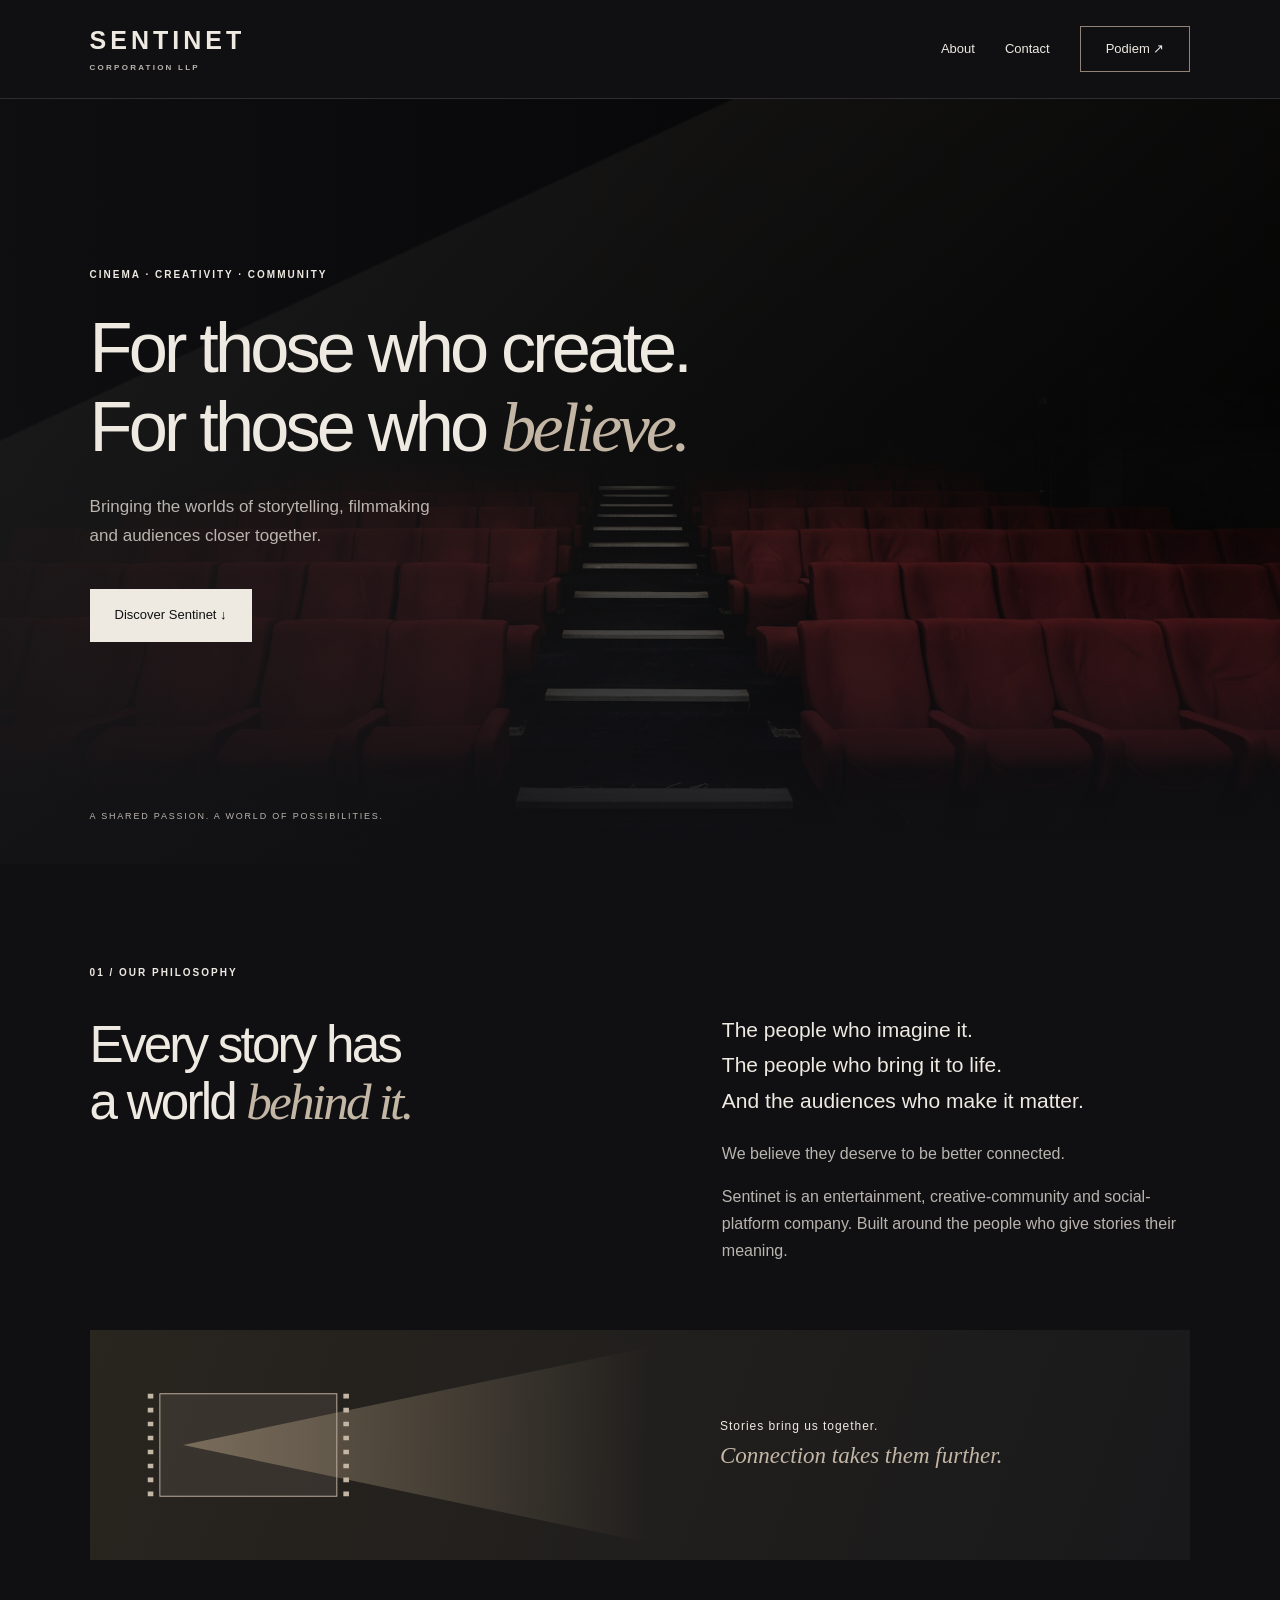
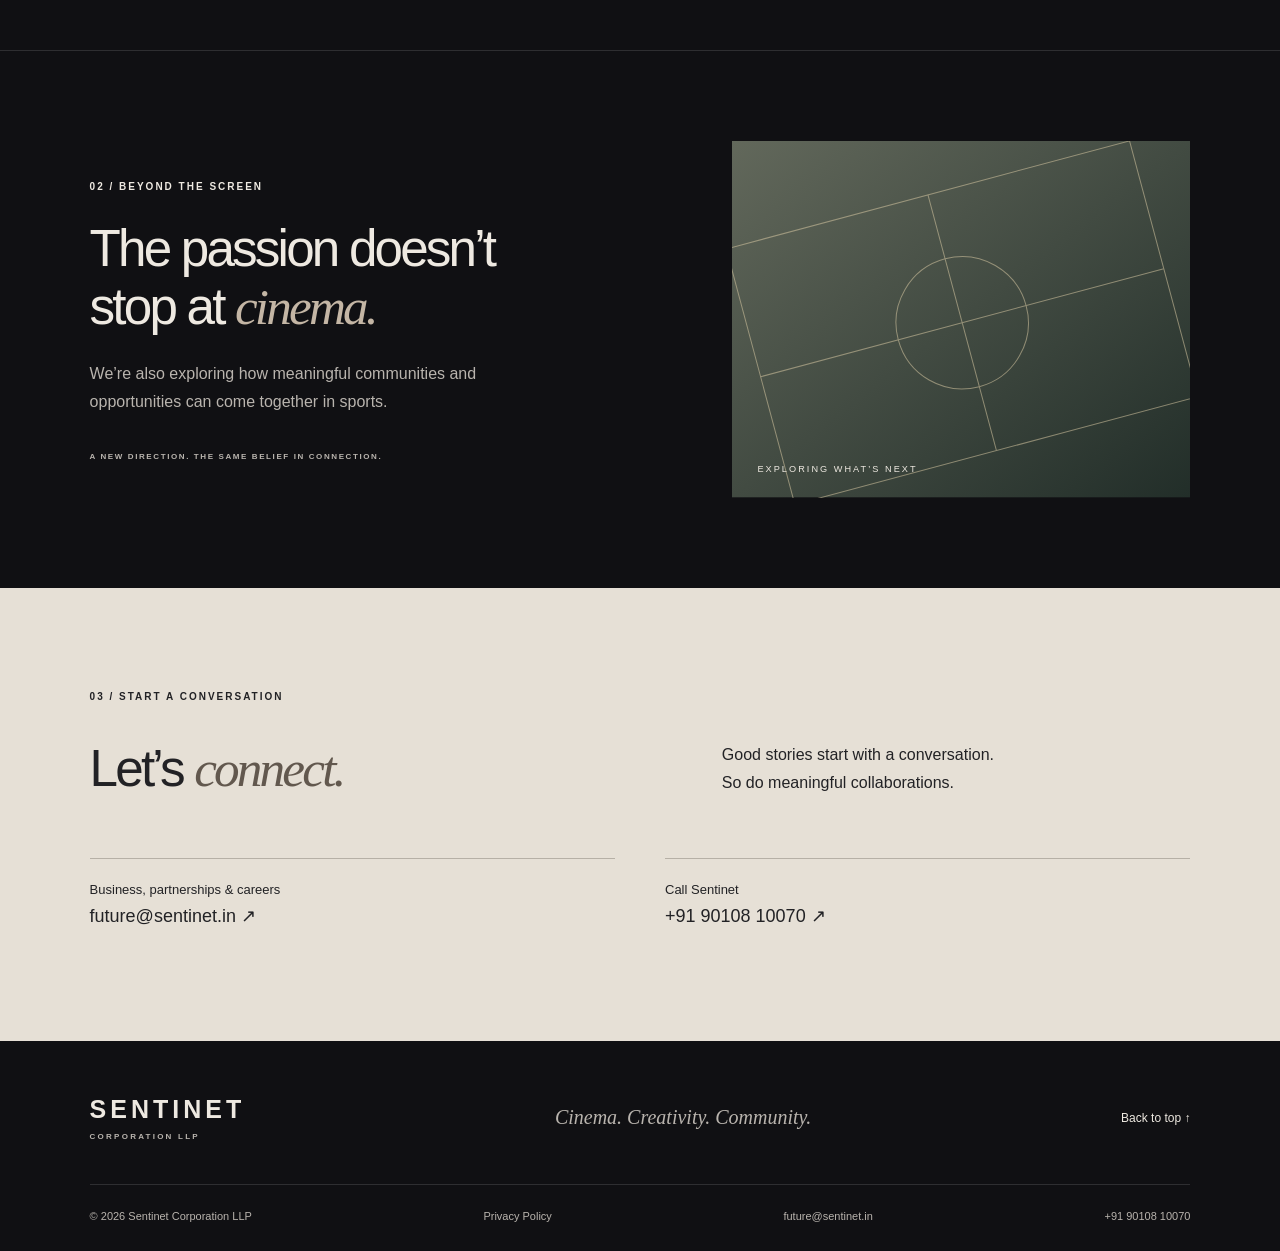
<file: index.html>
<!doctype html><html lang="en"><head><meta charset="utf-8"><meta name="viewport" content="width=device-width,initial-scale=1"><title>Sentinet, Cinema. Creativity. Community.</title><meta name="description" content="Sentinet Corporation LLP brings storytelling, filmmaking and audiences closer together."><link rel="stylesheet" href="styles.css"><script defer src="site.js"></script></head><body id="top"><a class="skip" href="#main">Skip to content</a><header><a class="brand" href="#top">SENTINET<small>CORPORATION LLP</small></a><nav aria-label="Main navigation"><a href="#about">About</a><a href="#contact">Contact</a><a id="podiem" href="podiem/index.html">Podiem ↗</a></nav></header><main id="main"><section class="hero"><div class="light" aria-hidden="true"></div><div class="hero-content"><p class="eyebrow">CINEMA · CREATIVITY · COMMUNITY</p><h1>For those who create.<br>For those who <em>believe.</em></h1><p class="intro">Bringing the worlds of storytelling, filmmaking<br>and audiences closer together.</p><a class="button" href="#about">Discover Sentinet ↓</a></div><div class="seats" aria-hidden="true"></div><p class="hero-caption">A SHARED PASSION. A WORLD OF POSSIBILITIES.</p></section><section id="about"><p class="eyebrow">01 / OUR PHILOSOPHY</p><div class="columns"><h2>Every story has<br>a world <em>behind it.</em></h2><div><p class="lead">The people who imagine it.<br>The people who bring it to life.<br>And the audiences who make it matter.</p><p class="muted">We believe they deserve to be better connected.</p><p class="muted">Sentinet is an entertainment, creative-community and social-platform company. Built around the people who give stories their meaning.</p></div></div><div class="art-panel"><svg viewBox="0 0 650 230" role="img" aria-label="Original cinematic artwork of light through a film frame"><defs><linearGradient id="beam"><stop stop-color="#e0c6a0" stop-opacity=".4"/><stop offset="1" stop-color="#e0c6a0" stop-opacity="0"/></linearGradient></defs><path d="M100 115 600 10V220Z" fill="url(#beam)"/><rect x="75" y="60" width="190" height="110" fill="#aaa08b22" stroke="#c4b6a5"/><path d="M65 60V170M275 60V170" stroke="#c4b6a5" stroke-width="6" stroke-dasharray="5 10"/></svg><p>Stories bring us together.<br><em>Connection takes them further.</em></p></div></section><section id="direction" class="direction"><div><p class="eyebrow">02 / BEYOND THE SCREEN</p><h2>The passion doesn’t<br>stop at <em>cinema.</em></h2><p class="muted">We’re also exploring how meaningful communities and opportunities can come together in sports.</p><p class="eyebrow quiet">A NEW DIRECTION. THE SAME BELIEF IN CONNECTION.</p></div><svg class="court" viewBox="0 0 450 350" role="img" aria-label="Original abstract illustration of a sports court"><defs><linearGradient id="ground" x2="1" y2="1"><stop stop-color="#62685b"/><stop offset="1" stop-color="#222e29"/></linearGradient></defs><rect width="450" height="350" fill="url(#ground)"/><g transform="translate(20,50) rotate(-15 200 125)" stroke="#d6c7a2" opacity=".55" fill="none"><rect x="0" y="0" width="410" height="260"/><path d="M205 0V260M0 130H410"/><circle cx="205" cy="130" r="65"/></g><text x="25" y="325" fill="#eee9e1" font-size="9" font-family="Arial" letter-spacing="2">EXPLORING WHAT’S NEXT</text></svg></section><section id="contact" class="contact"><p class="eyebrow">03 / START A CONVERSATION</p><div class="columns"><h2>Let’s <em>connect.</em></h2><p>Good stories start with a conversation.<br>So do meaningful collaborations.</p></div><div class="contact-grid"><a href="mailto:future@sentinet.in">Business, partnerships & careers<br><strong>future@sentinet.in ↗</strong></a><a href="tel:+919010810070">Call Sentinet<br><strong>+91 90108 10070 ↗</strong></a></div></section></main><footer><div class="footer-top"><a class="brand" href="#top">SENTINET<small>CORPORATION LLP</small></a><p>Cinema. Creativity. Community.</p><a href="#top">Back to top ↑</a></div><div class="footer-bottom"><span>© <span id="year">2026</span> Sentinet Corporation LLP</span><a href="privacy.html">Privacy Policy</a><a href="mailto:future@sentinet.in">future@sentinet.in</a><a href="tel:+919010810070">+91 90108 10070</a></div></footer></body></html>
</file>
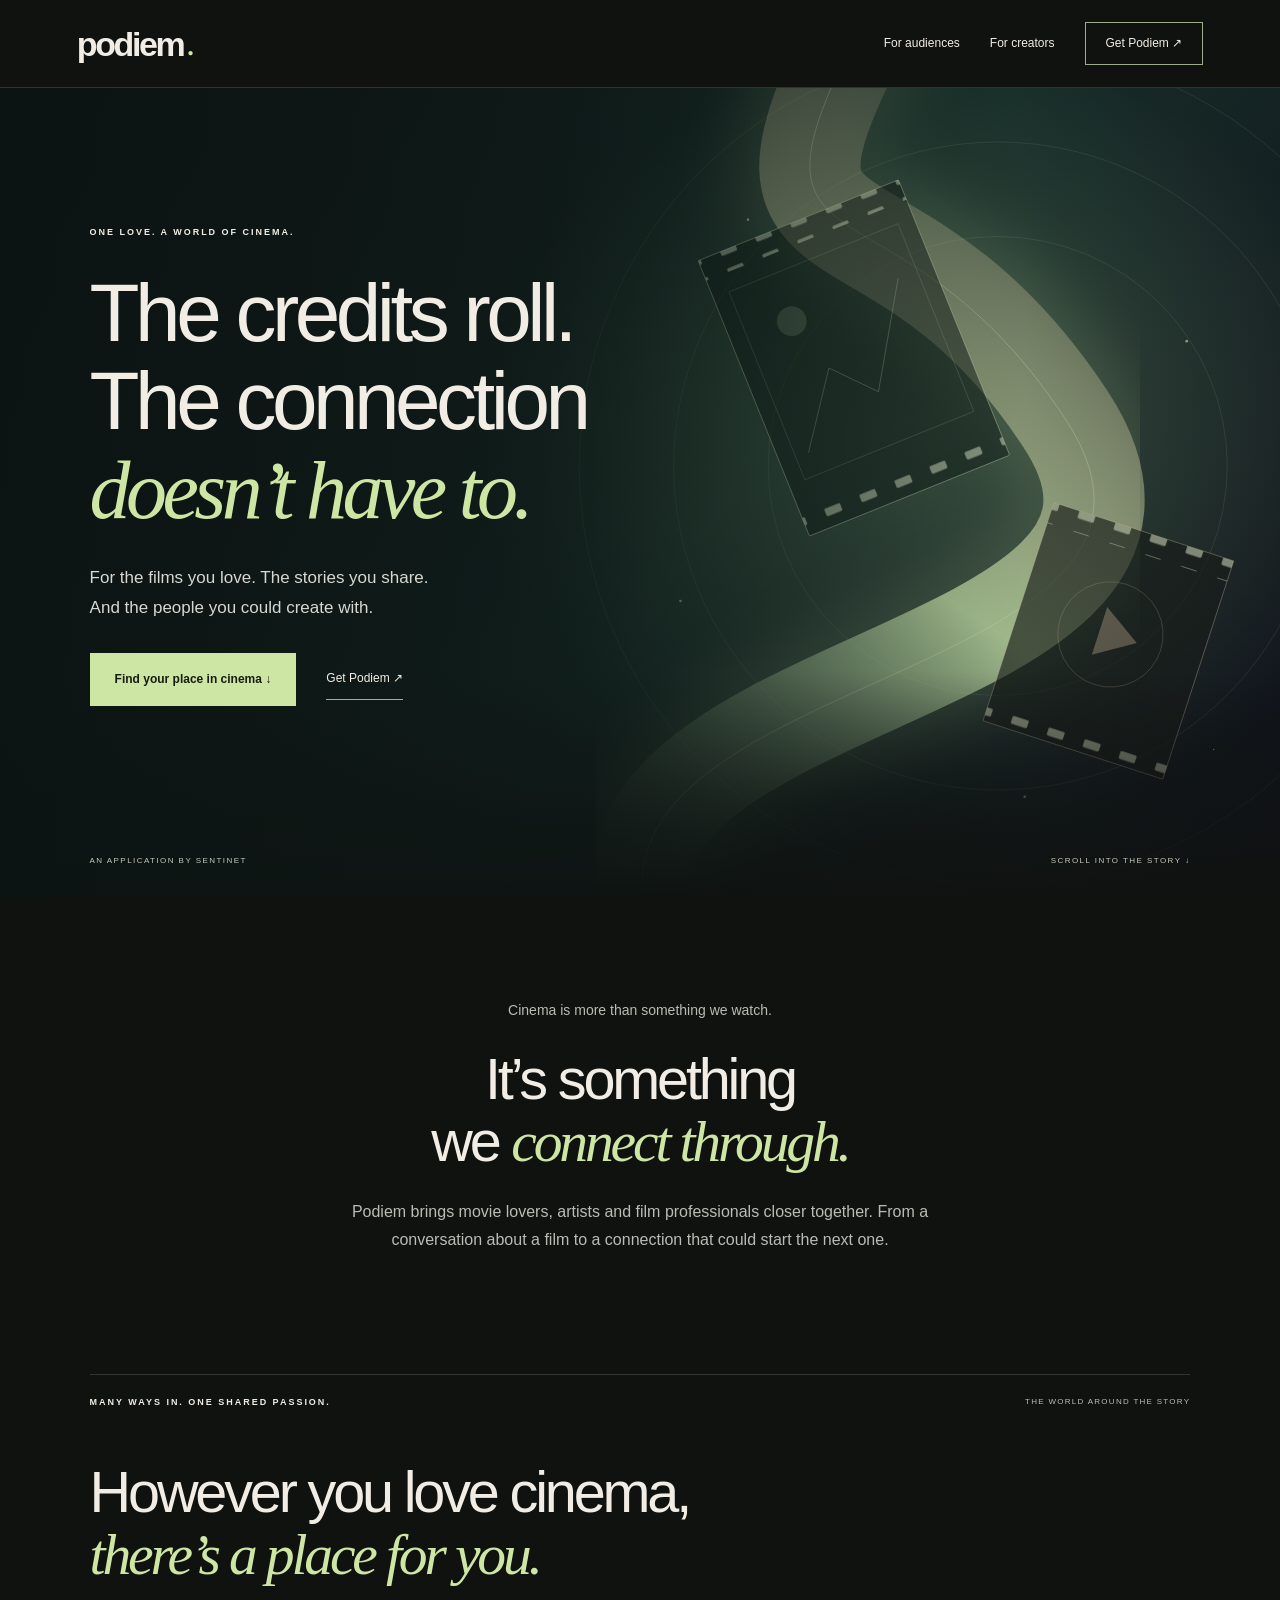
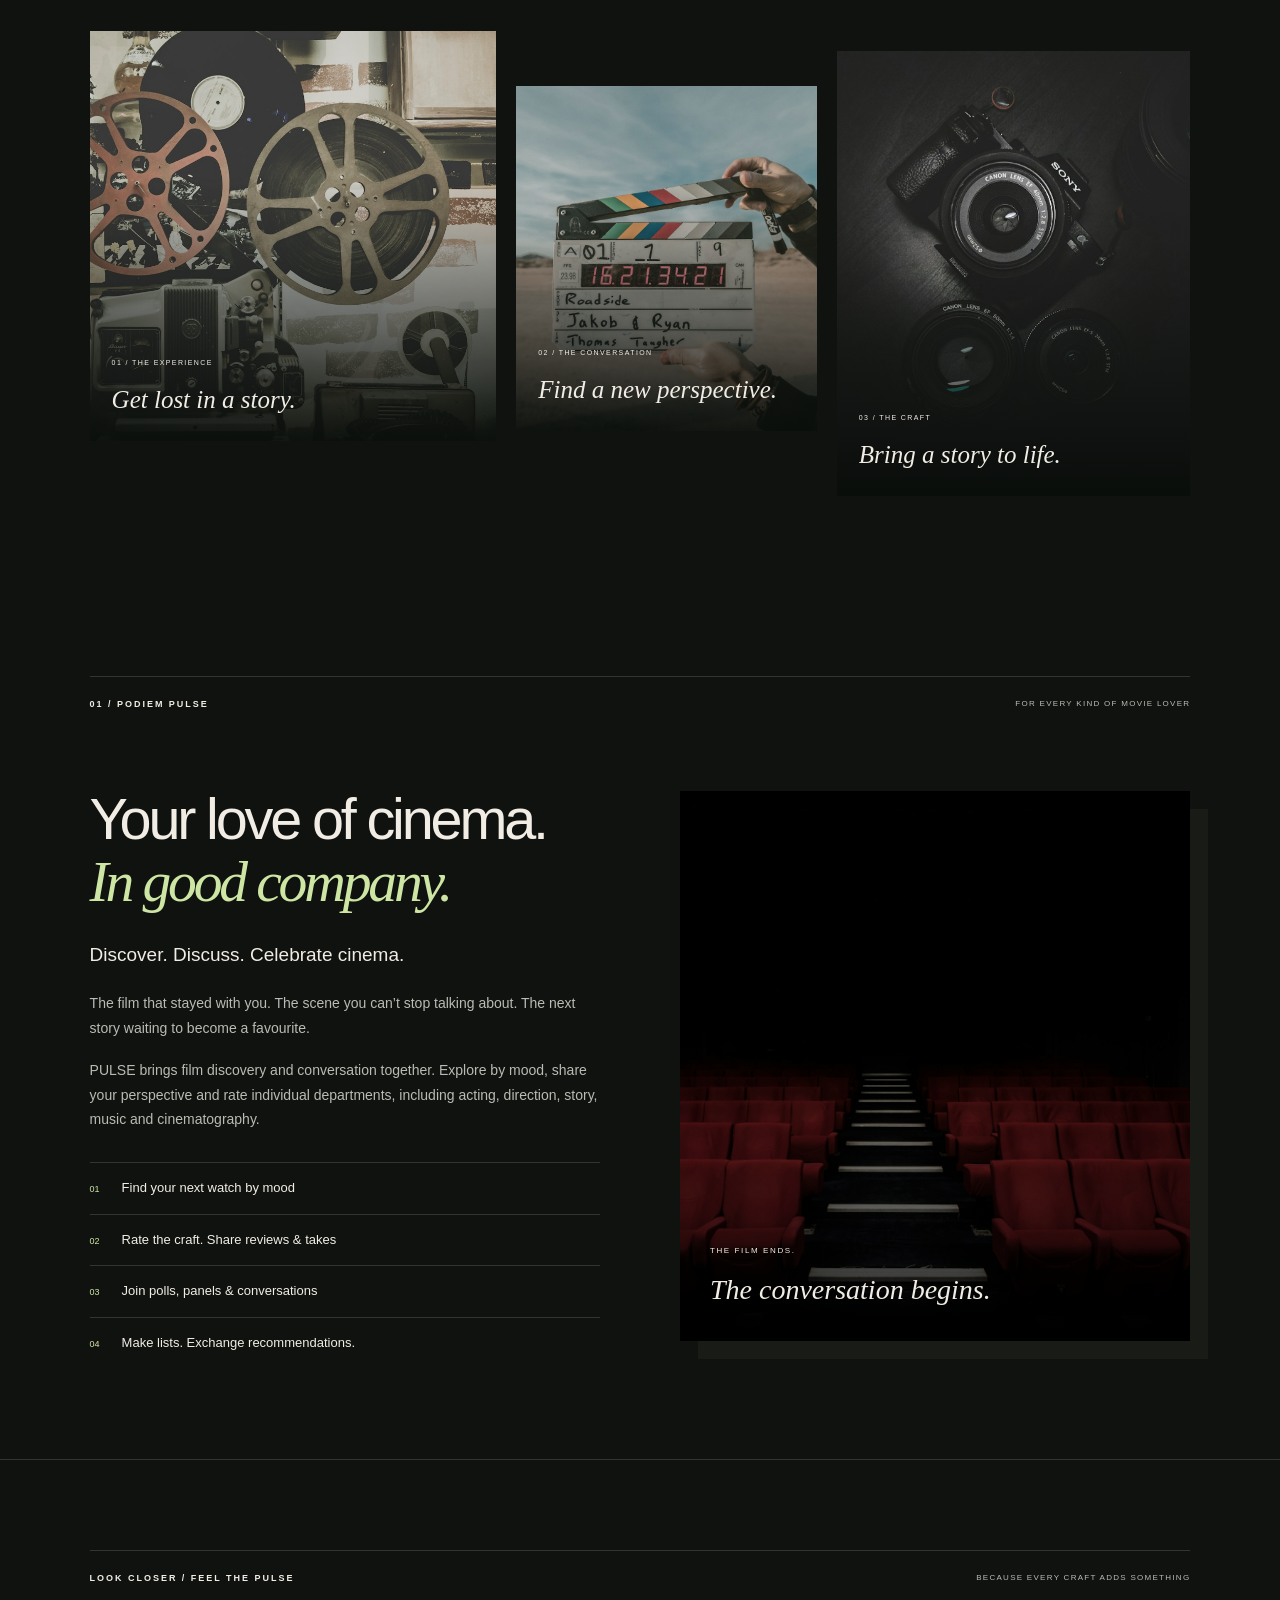
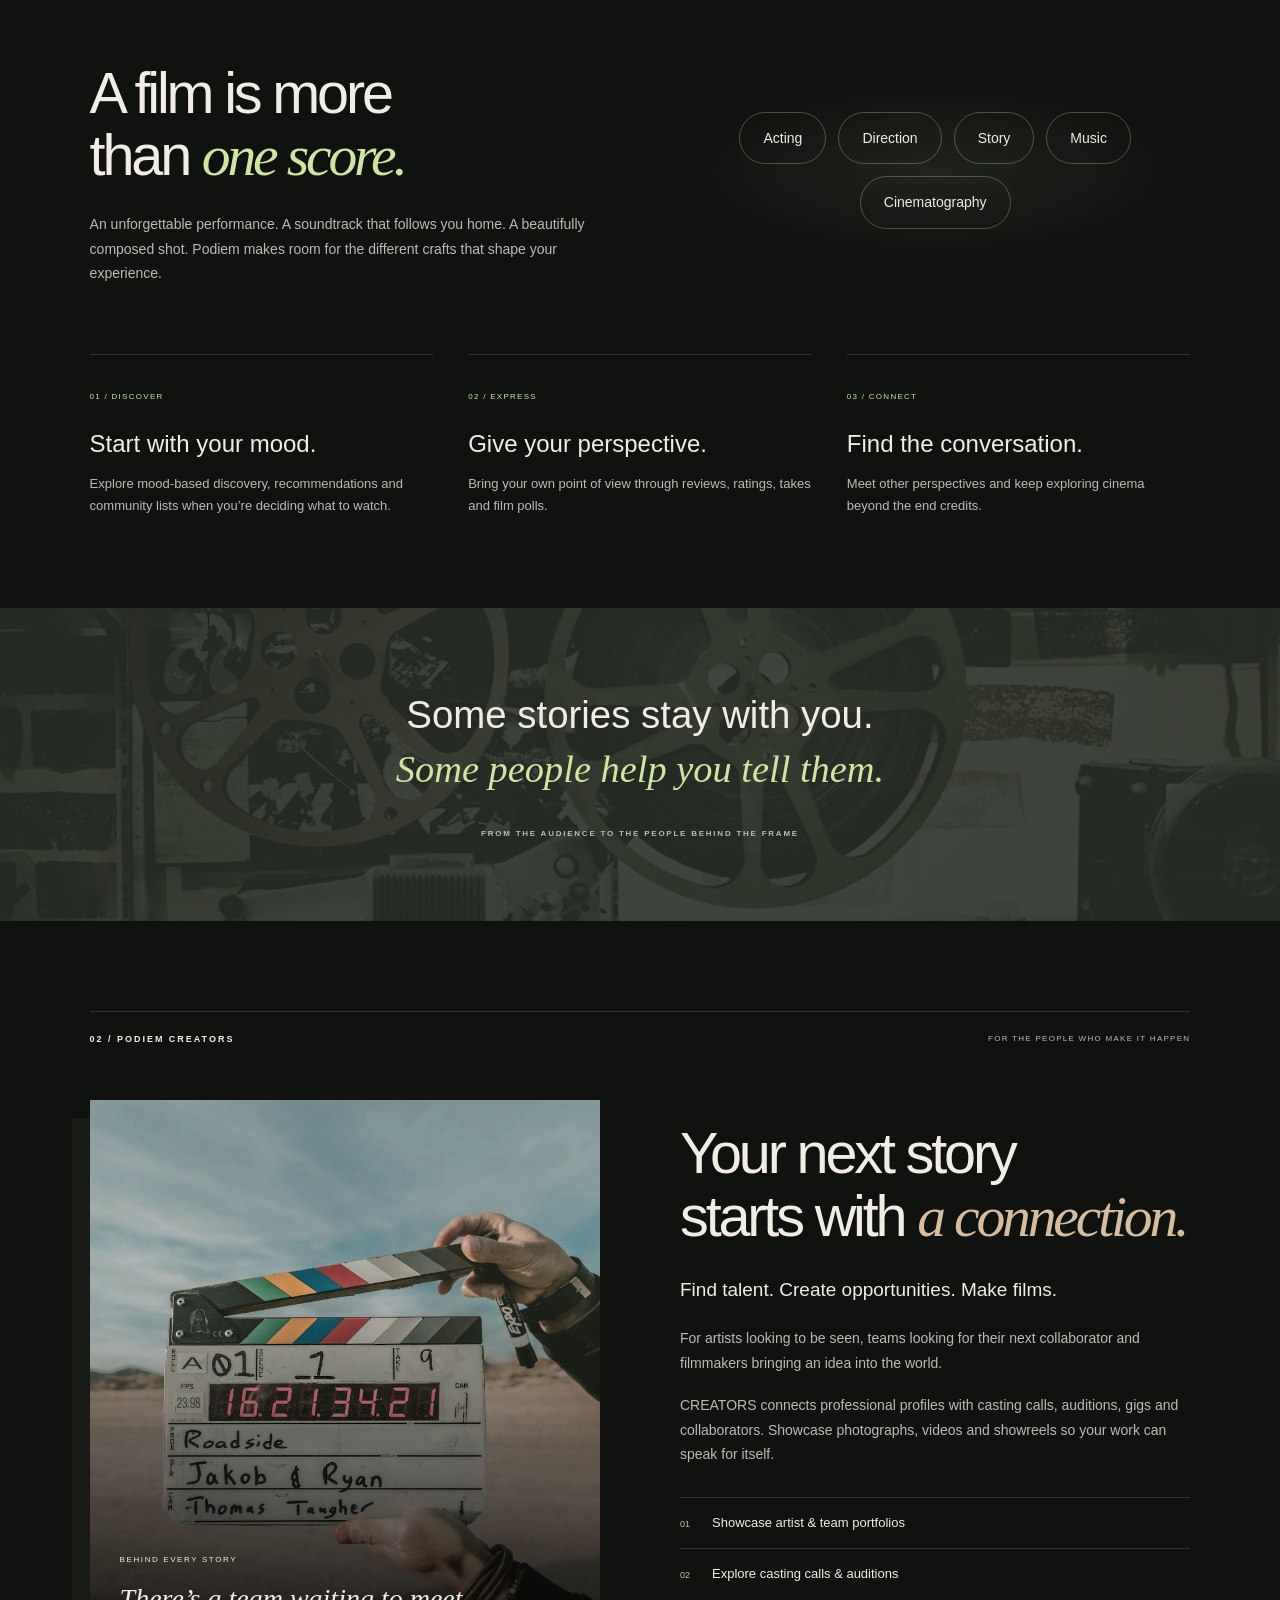
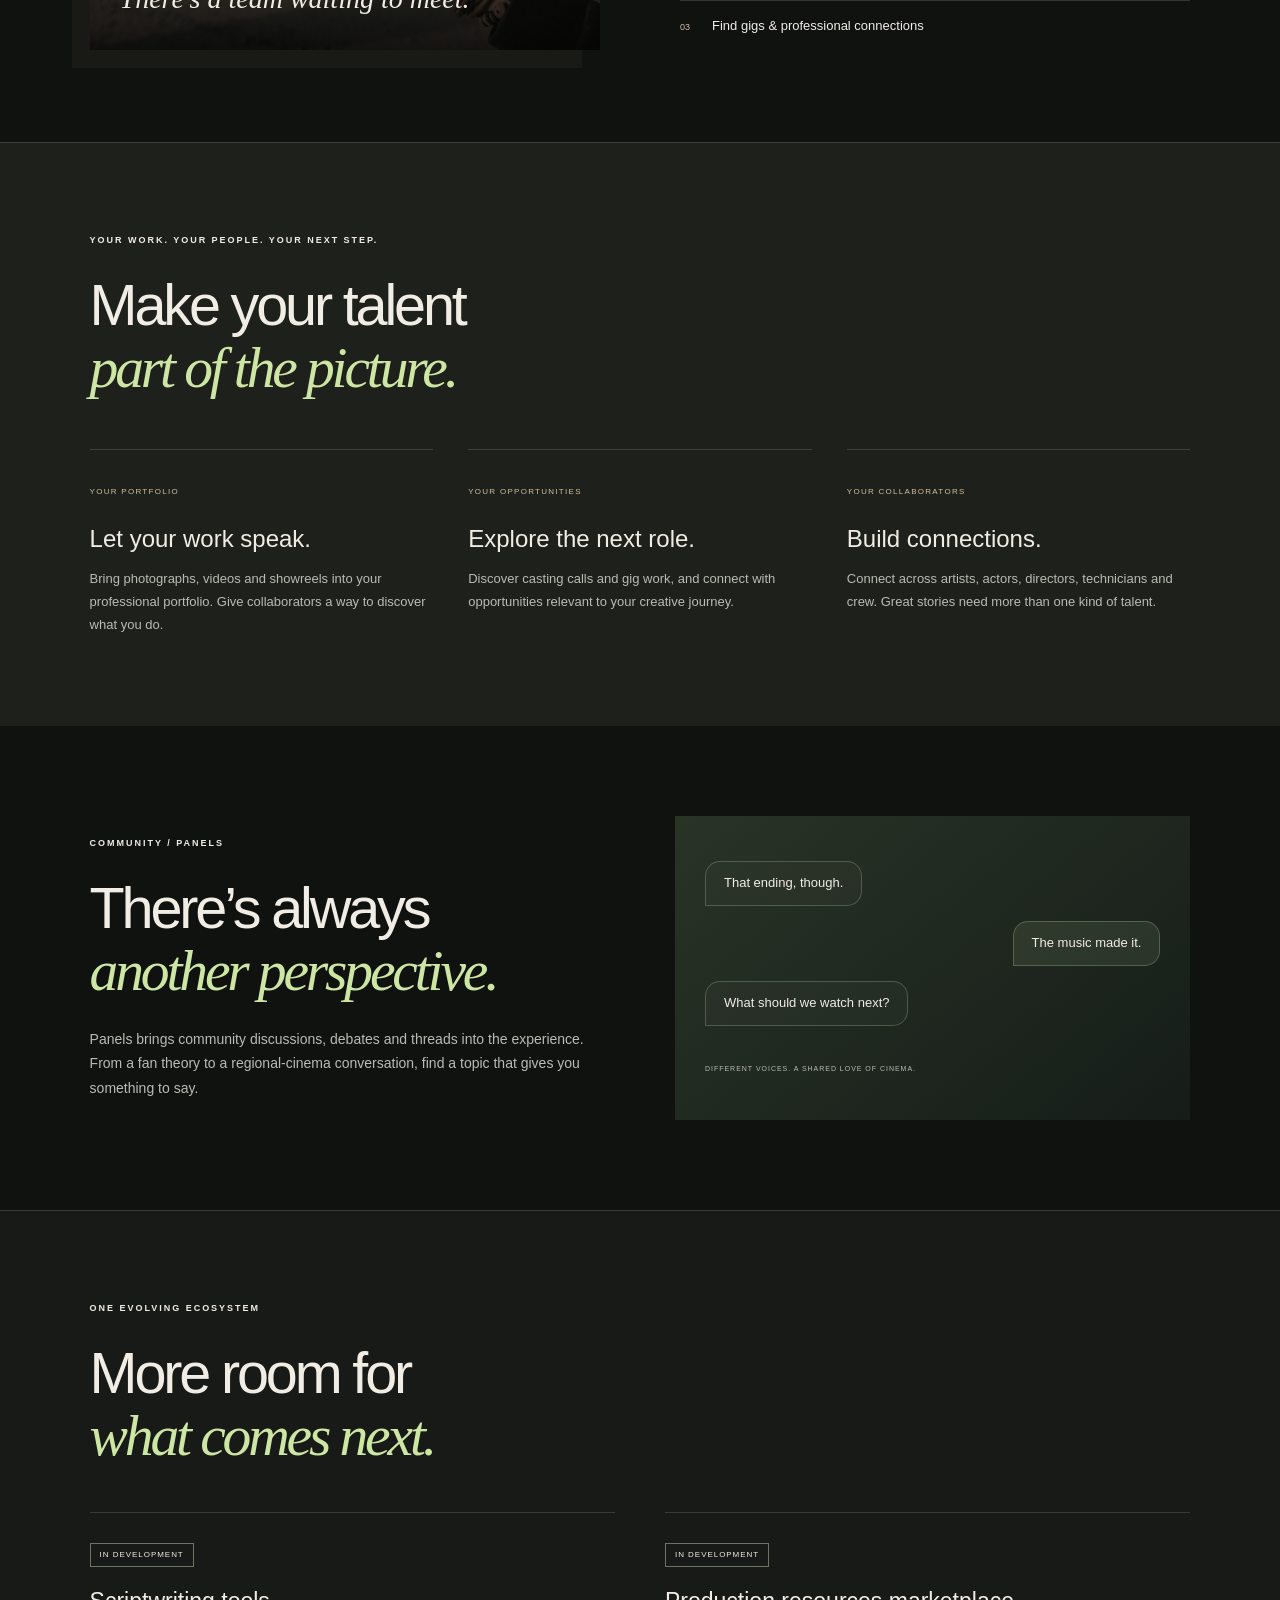
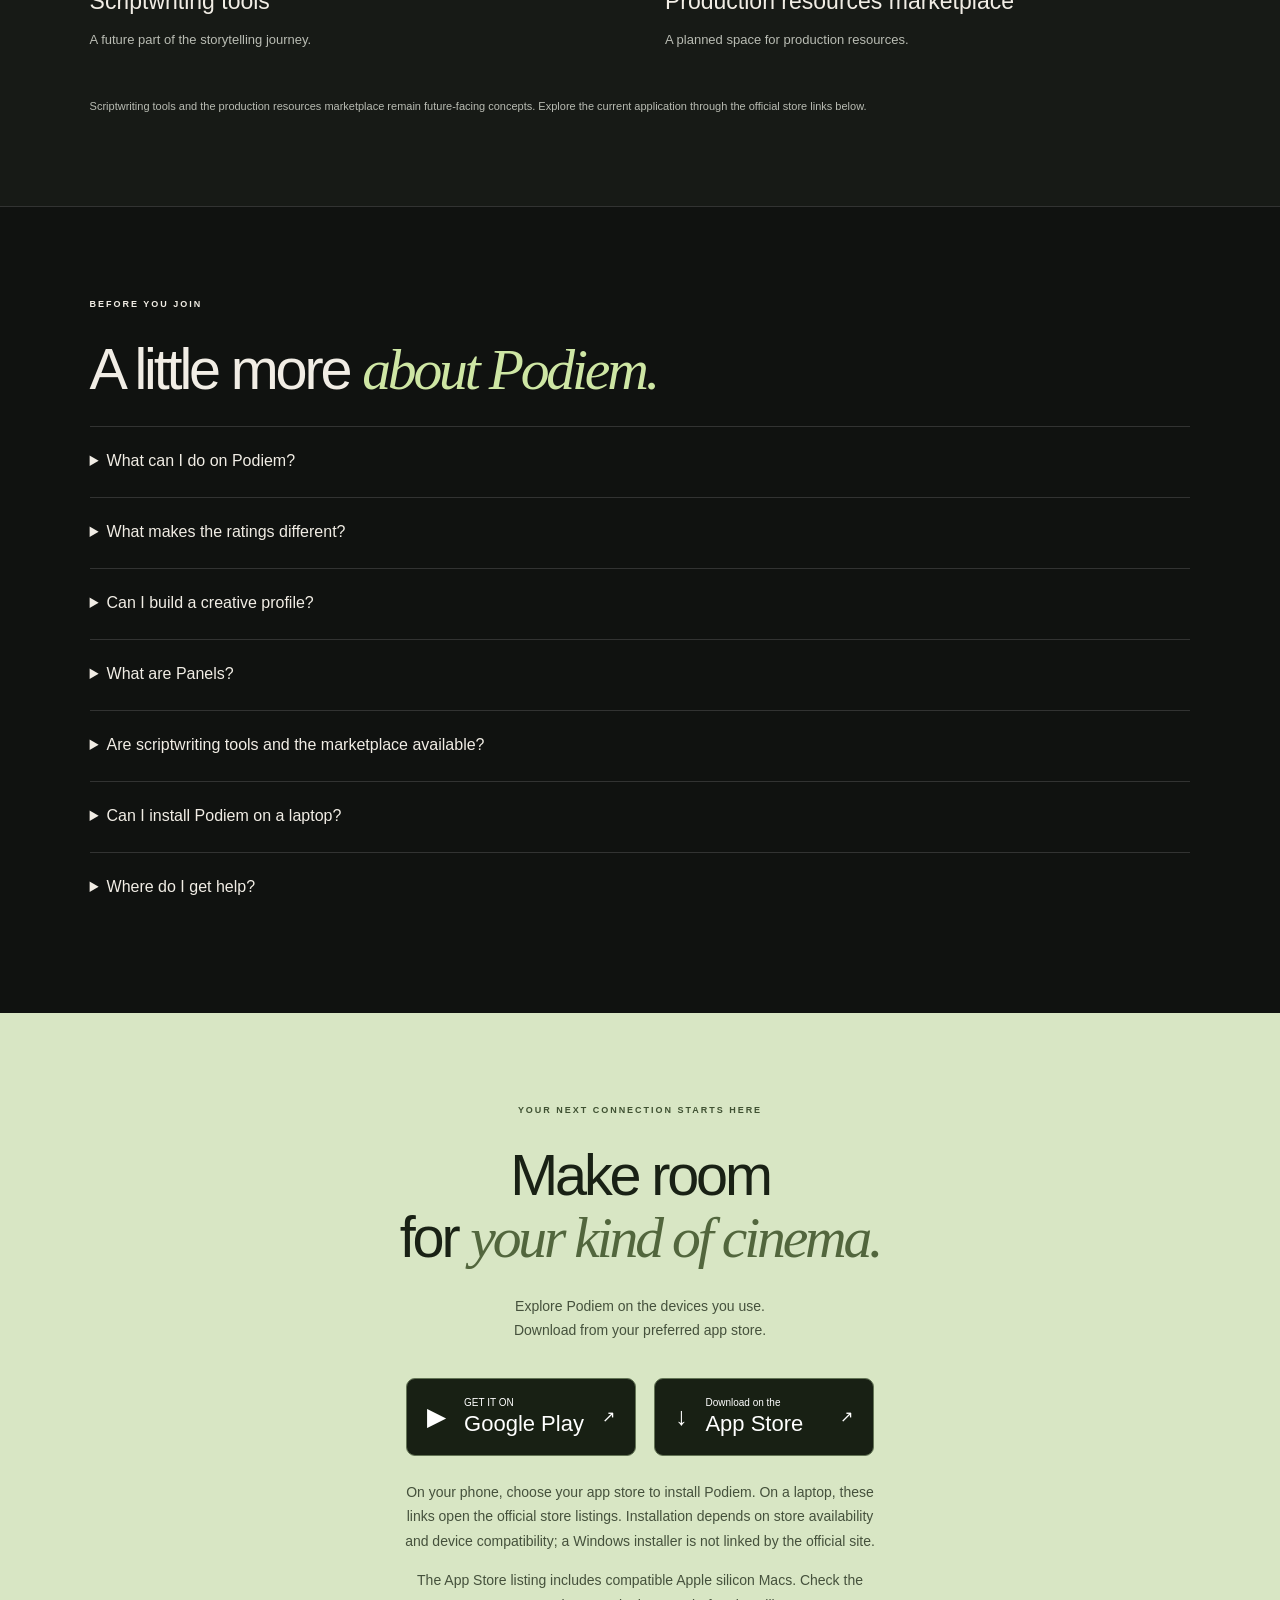
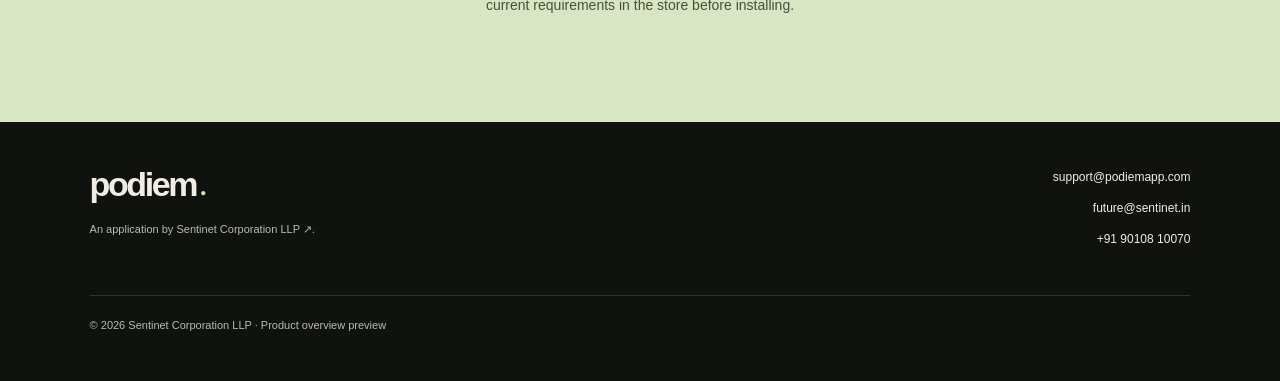
<file: podiem/index.html>
<!doctype html><html lang="en"><head><meta charset="utf-8"><meta name="viewport" content="width=device-width,initial-scale=1"><title>Podiem, Cinema brings us together.</title><meta name="description" content="Meet Podiem: an application bringing cinema audiences and creative talent closer together."><meta name="robots" content="noindex,nofollow"><link rel="stylesheet" href="styles.css"><script defer src="site.js"></script></head><body id="top"><a class="skip" href="#main">Skip to content</a><header><a class="logo" href="#top">podiem<span>●</span></a><nav aria-label="Main navigation"><a href="#pulse">For audiences</a><a href="#creators">For creators</a><a class="nav-button" href="#download">Get Podiem ↗</a></nav></header><main id="main"><section class="hero"><img src="assets/storylight.svg" alt="Original cinematic artwork with flowing light ribbons and floating film frames" width="1920" height="1200" fetchpriority="high"><div class="shade"></div><div class="hero-copy"><p class="eyebrow">ONE LOVE. A WORLD OF CINEMA.</p><h1>The credits roll.<br>The connection<br><em>doesn’t have to.</em></h1><p class="intro">For the films you love. The stories you share.<br>And the people you could create with.</p><div class="actions"><a class="button" href="#pulse">Find your place in cinema ↓</a><a class="plain" href="#download">Get Podiem ↗</a></div></div><div class="hero-bottom"><span>AN APPLICATION BY SENTINET</span><span>SCROLL INTO THE STORY ↓</span></div></section><div class="statement"><p>Cinema is more than something we watch.</p><h2>It’s something<br>we <em>connect through.</em></h2><p class="muted">Podiem brings movie lovers, artists and film professionals closer together. From a conversation about a film to a connection that could start the next one.</p></div><section class="visual-stories section" aria-labelledby="visual-title"><div class="section-top"><p class="eyebrow">MANY WAYS IN. ONE SHARED PASSION.</p><span>THE WORLD AROUND THE STORY</span></div><h2 id="visual-title">However you love cinema,<br><em>there’s a place for you.</em></h2><div class="image-triptych"><figure><img src="assets/cinema-light.jpg" alt="Atmospheric cinema imagery evoking the magic of watching films" width="1200" height="800" loading="lazy"><figcaption><span>01 / THE EXPERIENCE</span><strong>Get lost in a story.</strong></figcaption></figure><figure><img src="assets/filmmaking.jpg" alt="Film reels and vintage filmmaking equipment" width="1400" height="933" loading="lazy"><figcaption><span>02 / THE CONVERSATION</span><strong>Find a new perspective.</strong></figcaption></figure><figure><img src="assets/camera.jpg" alt="Close-up of a camera and its lens" width="1000" height="667" loading="lazy"><figcaption><span>03 / THE CRAFT</span><strong>Bring a story to life.</strong></figcaption></figure></div></section><section id="pulse" class="pulse section"><div class="section-top"><p class="eyebrow">01 / PODIEM PULSE</p><span>FOR EVERY KIND OF MOVIE LOVER</span></div><div class="split"><div><h2>Your love of cinema.<br><em>In good company.</em></h2><p class="lead">Discover. Discuss. Celebrate cinema.</p><p class="muted">The film that stayed with you. The scene you can’t stop talking about. The next story waiting to become a favourite.</p><p class="muted">PULSE brings film discovery and conversation together. Explore by mood, share your perspective and rate individual departments, including acting, direction, story, music and cinematography.</p><ul class="feature-list"><li><span>01</span>Find your next watch by mood</li><li><span>02</span>Rate the craft. Share reviews & takes</li><li><span>03</span>Join polls, panels & conversations</li><li><span>04</span>Make lists. Exchange recommendations.</li></ul></div><figure class="photo-card"><img src="assets/cinema.jpg" alt="An empty cinema waiting for its next audience" width="1920" height="1280" loading="lazy"><figcaption><span>THE FILM ENDS.</span><strong>The conversation begins.</strong></figcaption></figure></div></section><section class="craft section"><div class="section-top"><p class="eyebrow">LOOK CLOSER / FEEL THE PULSE</p><span>BECAUSE EVERY CRAFT ADDS SOMETHING</span></div><div class="split"><div><h2>A film is more<br>than <em>one score.</em></h2><p class="muted">An unforgettable performance. A soundtrack that follows you home. A beautifully composed shot. Podiem makes room for the different crafts that shape your experience.</p></div><div class="craft-list" aria-label="Film rating departments"><span>Acting</span><span>Direction</span><span>Story</span><span>Music</span><span>Cinematography</span></div></div><div class="overview-grid"><article><span class="overview-number">01 / DISCOVER</span><h3>Start with your mood.</h3><p>Explore mood-based discovery, recommendations and community lists when you’re deciding what to watch.</p></article><article><span class="overview-number">02 / EXPRESS</span><h3>Give your perspective.</h3><p>Bring your own point of view through reviews, ratings, takes and film polls.</p></article><article><span class="overview-number">03 / CONNECT</span><h3>Find the conversation.</h3><p>Meet other perspectives and keep exploring cinema beyond the end credits.</p></article></div></section><section class="interlude"><img class="interlude-image" src="assets/cinema-light.jpg" alt="" width="1200" height="800" loading="lazy"><span class="giant" aria-hidden="true">“</span><p>Some stories stay with you.<br><em>Some people help you tell them.</em></p><span class="eyebrow">FROM THE AUDIENCE TO THE PEOPLE BEHIND THE FRAME</span></section><section id="creators" class="creators section"><div class="section-top"><p class="eyebrow">02 / PODIEM CREATORS</p><span>FOR THE PEOPLE WHO MAKE IT HAPPEN</span></div><div class="split reverse"><figure class="photo-card"><img src="assets/filmmaking.jpg" alt="Vintage filmmaking equipment and film reels" width="1400" height="933" loading="lazy"><figcaption><span>BEHIND EVERY STORY</span><strong>There’s a team waiting to meet.</strong></figcaption></figure><div><h2>Your next story<br>starts with <em>a connection.</em></h2><p class="lead">Find talent. Create opportunities. Make films.</p><p class="muted">For artists looking to be seen, teams looking for their next collaborator and filmmakers bringing an idea into the world.</p><p class="muted">CREATORS connects professional profiles with casting calls, auditions, gigs and collaborators. Showcase photographs, videos and showreels so your work can speak for itself.</p><ul class="feature-list"><li><span>01</span>Showcase artist & team portfolios</li><li><span>02</span>Explore casting calls & auditions</li><li><span>03</span>Find gigs & professional connections</li></ul></div></div></section><section class="creative-path section"><p class="eyebrow">YOUR WORK. YOUR PEOPLE. YOUR NEXT STEP.</p><h2>Make your talent<br><em>part of the picture.</em></h2><div class="overview-grid"><article><span class="overview-number">YOUR PORTFOLIO</span><h3>Let your work speak.</h3><p>Bring photographs, videos and showreels into your professional portfolio. Give collaborators a way to discover what you do.</p></article><article><span class="overview-number">YOUR OPPORTUNITIES</span><h3>Explore the next role.</h3><p>Discover casting calls and gig work, and connect with opportunities relevant to your creative journey.</p></article><article><span class="overview-number">YOUR COLLABORATORS</span><h3>Build connections.</h3><p>Connect across artists, actors, directors, technicians and crew. Great stories need more than one kind of talent.</p></article></div></section><section class="panels section"><div><p class="eyebrow">COMMUNITY / PANELS</p><h2>There’s always<br><em>another perspective.</em></h2><p class="muted">Panels brings community discussions, debates and threads into the experience. From a fan theory to a regional-cinema conversation, find a topic that gives you something to say.</p></div><div class="conversation-art" role="img" aria-label="Original illustration of overlapping discussion topics"><span>That ending, though.</span><span>The music made it.</span><span>What should we watch next?</span><small>DIFFERENT VOICES. A SHARED LOVE OF CINEMA.</small></div></section><section class="possibilities section"><p class="eyebrow">ONE EVOLVING ECOSYSTEM</p><h2>More room for<br><em>what comes next.</em></h2><div class="roadmap"><div><span class="badge">IN DEVELOPMENT</span><h3>Scriptwriting tools</h3><p class="muted">A future part of the storytelling journey.</p></div><div><span class="badge">IN DEVELOPMENT</span><h3>Production resources marketplace</h3><p class="muted">A planned space for production resources.</p></div></div><p class="small muted">Scriptwriting tools and the production resources marketplace remain future-facing concepts. Explore the current application through the official store links below.</p></section><section class="faq section"><p class="eyebrow">BEFORE YOU JOIN</p><h2>A little more <em>about Podiem.</em></h2><details><summary>What can I do on Podiem?</summary><p>Discover films, exchange opinions and connect with creative talent through PULSE and CREATORS.</p></details><details><summary>What makes the ratings different?</summary><p>Share a view on the individual crafts behind a film, alongside your overall experience.</p></details><details><summary>Can I build a creative profile?</summary><p>Present your work and explore opportunities through CREATORS.</p></details><details><summary>What are Panels?</summary><p>Panels are spaces for community discussions, debates and threads about films, shows and shared interests.</p></details><details><summary>Are scriptwriting tools and the marketplace available?</summary><p>These are future-facing concepts and are shown separately from the current overview. This page does not present them as released.</p></details><details><summary>Can I install Podiem on a laptop?</summary><p>The buttons open the official Google Play and App Store listings. Check the store’s device requirements. The Apple listing includes supported Apple silicon Macs; no Windows installer is offered here.</p></details><details><summary>Where do I get help?</summary><p>Email <a href="mailto:support@podiemapp.com">support@podiemapp.com</a>. For company enquiries, contact <a href="mailto:future@sentinet.in">future@sentinet.in</a>.</p></details></section><section id="download" class="download section"><p class="eyebrow">YOUR NEXT CONNECTION STARTS HERE</p><h2>Make room<br>for <em>your kind of cinema.</em></h2><p>Explore Podiem on the devices you use.<br>Download from your preferred app store.</p><div class="store-links"><a class="store-button" href="https://play.google.com/store/apps/details?id=com.podiem.ai" aria-label="Get Podiem on Google Play"><span class="store-icon" aria-hidden="true">▶</span><span><small>GET IT ON</small><strong>Google Play</strong></span><span aria-hidden="true">↗</span></a><a class="store-button" href="https://apps.apple.com/us/app/the-podiem/id6738736884" aria-label="Download Podiem on the App Store"><span class="store-icon" aria-hidden="true">↓</span><span><small>Download on the</small><strong>App Store</strong></span><span aria-hidden="true">↗</span></a></div><p class="small download-note">On your phone, choose your app store to install Podiem. On a laptop, these links open the official store listings. Installation depends on store availability and device compatibility; a Windows installer is not linked by the official site.</p><p class="small download-note">The App Store listing includes compatible Apple silicon Macs. Check the current requirements in the store before installing.</p></section></main><footer><div><a class="logo" href="#top">podiem<span>●</span></a><p>An application by <a href="../index.html">Sentinet Corporation LLP ↗</a>.</p></div><div><a href="mailto:support@podiemapp.com">support@podiemapp.com</a><a href="mailto:future@sentinet.in">future@sentinet.in</a><a href="tel:+919010810070">+91 90108 10070</a></div><p class="small">© <span id="year">2026</span> Sentinet Corporation LLP · Product overview preview</p></footer></body></html>
</file>
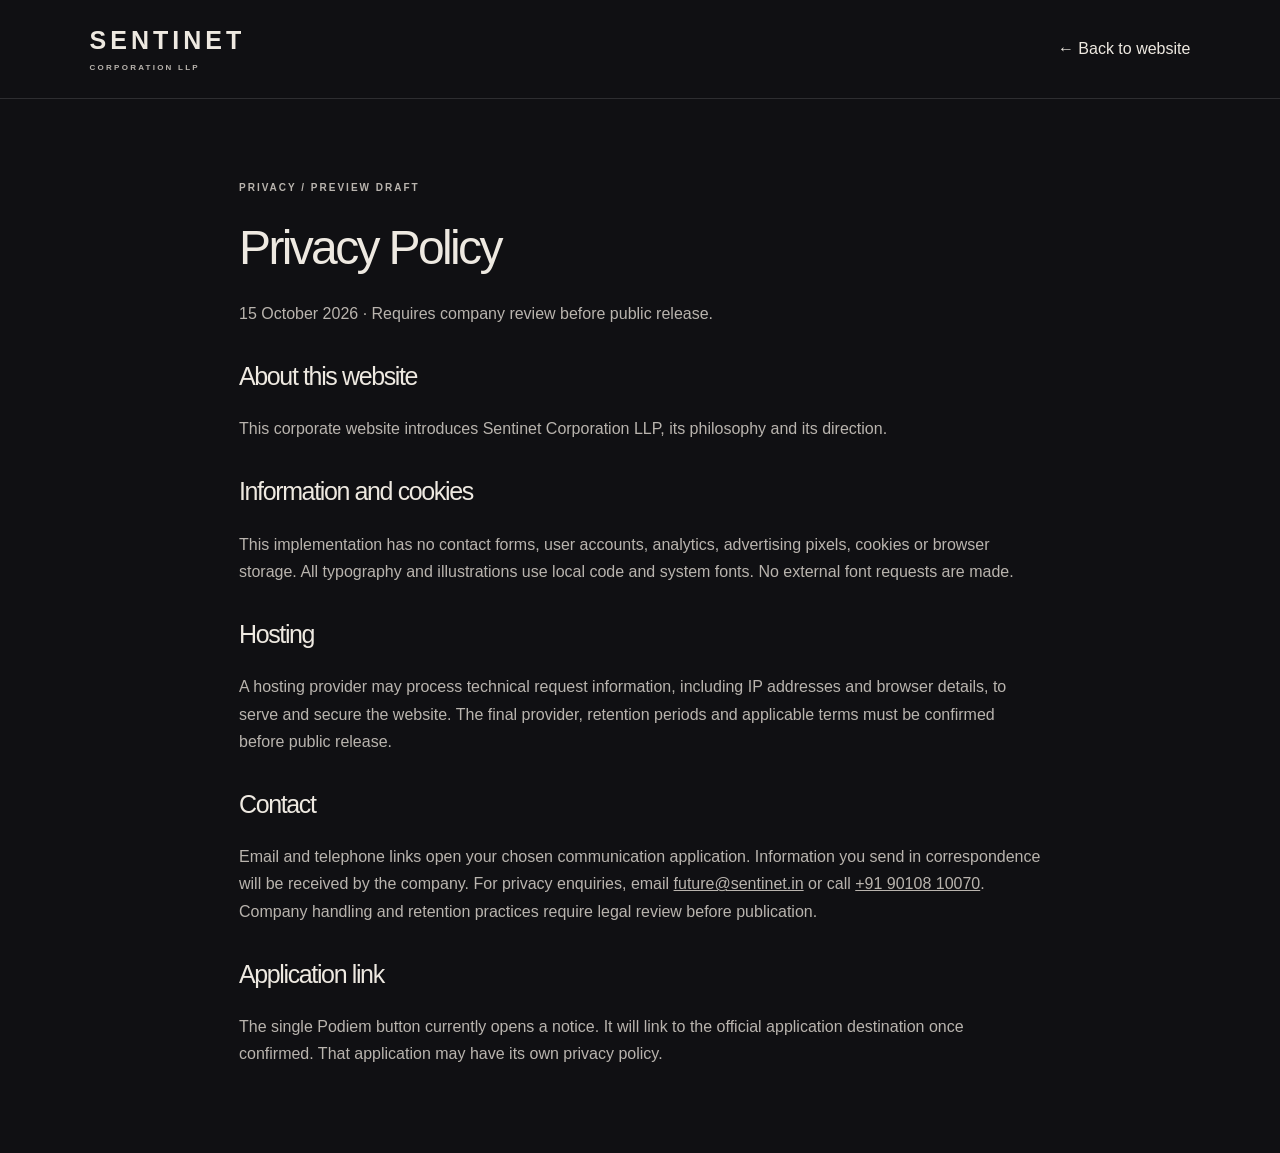
<file: privacy.html>
<!doctype html><html lang="en"><head><meta charset="utf-8"><meta name="viewport" content="width=device-width,initial-scale=1"><title>Privacy Policy, Sentinet</title><link rel="stylesheet" href="styles.css"></head><body><header><a class="brand" href="index.html">SENTINET<small>CORPORATION LLP</small></a><a href="index.html">← Back to website</a></header><main class="legal"><p class="eyebrow">PRIVACY / PREVIEW DRAFT</p><h1>Privacy Policy</h1><p>15 October 2026 · Requires company review before public release.</p><h2>About this website</h2><p>This corporate website introduces Sentinet Corporation LLP, its philosophy and its direction.</p><h2>Information and cookies</h2><p>This implementation has no contact forms, user accounts, analytics, advertising pixels, cookies or browser storage. All typography and illustrations use local code and system fonts. No external font requests are made.</p><h2>Hosting</h2><p>A hosting provider may process technical request information, including IP addresses and browser details, to serve and secure the website. The final provider, retention periods and applicable terms must be confirmed before public release.</p><h2>Contact</h2><p>Email and telephone links open your chosen communication application. Information you send in correspondence will be received by the company. For privacy enquiries, email <a href="mailto:future@sentinet.in">future@sentinet.in</a> or call <a href="tel:+919010810070">+91 90108 10070</a>. Company handling and retention practices require legal review before publication.</p><h2>Application link</h2><p>The single Podiem button currently opens a notice. It will link to the official application destination once confirmed. That application may have its own privacy policy.</p></main></body></html>
</file>
<file: styles.css>
:root{color-scheme:dark;--bg:#101013;--text:#eee9e1;--muted:#b9b4ae;--accent:#c4b6a5}*{box-sizing:border-box}html{scroll-behavior:smooth;scroll-padding-top:25px}body{margin:0;background:var(--bg);color:var(--text);font:16px/1.7 Arial,sans-serif}a{color:inherit;text-decoration:none}button{font:inherit;cursor:pointer}a:focus-visible,button:focus-visible{outline:2px solid currentColor;outline-offset:5px}header{display:flex;justify-content:space-between;align-items:center;padding:25px 7%;border-bottom:1px solid #ffffff20}.brand{font-size:25px;letter-spacing:.16em;font-weight:bold;line-height:1.2}.brand small{display:block;font-size:8px;letter-spacing:.28em;color:var(--muted);margin-top:8px}nav{display:flex;align-items:center;gap:30px;font-size:13px}nav a{padding:12px 0}#podiem{border:1px solid #918476;background:transparent;color:var(--text);padding:11px 25px;min-height:44px}#podiem:hover{background:#302b27}.hero{position:relative;min-height:660px;height:85svh;max-height:1000px;overflow:hidden;display:flex;align-items:center;background:radial-gradient(ellipse at 85% 25%,#6a57413b,transparent 55%),#131315}.hero-content{padding:65px 7% 130px;position:relative;z-index:2}.eyebrow{font-size:10px;letter-spacing:.2em;font-weight:600}.light{position:absolute;inset:0;background:linear-gradient(160deg,transparent 30%,#cdb58e16 30.2%,transparent 70%)}h1,h2{font-weight:400;letter-spacing:-.055em;line-height:1.13;margin:25px 0}h1{font-size:clamp(40px,5.5vw,86px)}h2{font-size:clamp(36px,4vw,62px)}em{font-family:Georgia,serif;color:var(--accent)}.intro{color:var(--muted);font-size:17px}.button{display:inline-block;background:var(--text);color:var(--bg);padding:15px 25px;margin-top:22px;font-size:13px}.hero-caption{position:absolute;bottom:30px;left:7%;font-size:9px;letter-spacing:.2em;color:var(--muted);z-index:2}.seats{position:absolute;bottom:-70px;left:0;right:0;height:210px;background:radial-gradient(ellipse at 50% 40%,#583333 0 45%,#191518 48% 60%,transparent 61%);background-size:115px 135px;transform:perspective(550px) rotateX(20deg);opacity:.75}section:not(.hero){padding:90px 7%}.columns{display:grid;grid-template-columns:1.2fr 1fr;gap:70px;align-items:start}.lead{font-size:21px}.muted{color:var(--muted)}.art-panel{display:flex;align-items:center;background:linear-gradient(110deg,#29251f,#19191b);margin-top:50px;overflow:hidden}.art-panel svg{width:55%;height:230px}.art-panel p{font-size:12px;letter-spacing:.08em;padding:25px}.art-panel em{font-size:23px;letter-spacing:0}.direction{display:grid;grid-template-columns:1.25fr 1fr;gap:70px;align-items:center;border-top:1px solid #ffffff20}.direction .muted{max-width:440px}.quiet{margin-top:35px;color:var(--muted);font-size:8px}.court{width:100%;height:auto}.contact{background:#e6e0d6;color:#222225}.contact em{color:#62584e}.contact .columns{align-items:center}.contact-grid{display:grid;grid-template-columns:1fr 1fr;gap:50px;margin-top:35px}.contact-grid a{padding:20px 0;border-top:1px solid #b6b0a6;font-size:13px}.contact-grid strong{font-weight:400;font-size:18px}footer{padding:45px 7% 25px}.footer-top,.footer-bottom{display:flex;justify-content:space-between;align-items:center;gap:25px}.footer-top p{font:italic 20px Georgia,serif;color:var(--muted)}.footer-top>a:last-child{font-size:12px}.footer-bottom{flex-wrap:wrap;border-top:1px solid #ffffff20;padding-top:22px;margin-top:35px;font-size:11px;color:var(--muted)}.skip{position:absolute;top:-100px;left:15px;z-index:5;background:white;color:black;padding:12px}.skip:focus{top:10px}dialog{background:#26262b;color:var(--text);padding:45px;max-width:500px;width:calc(100% - 35px);border:1px solid #918476}dialog::backdrop{background:#000b}dialog h2{font-size:40px}dialog>p:last-child{color:var(--muted)}.close{position:absolute;right:10px;top:10px;width:44px;height:44px;border:0;background:none;color:var(--text);font-size:28px}.legal{max-width:850px;margin:auto;padding:70px 24px}.legal h1{font-size:48px}.legal h2{font-size:25px;margin-top:35px}.legal p{color:var(--muted)}.legal a{text-decoration:underline}@media(max-width:700px){header{padding:23px 6%;gap:12px}.brand{font-size:19px}.brand small{font-size:6px}nav{gap:13px;font-size:11px}#podiem{padding:9px 13px;font-size:12px}.hero{min-height:600px;height:85svh}.hero-content{padding:55px 6% 100px}.intro{font-size:14px}.intro br{display:none}.eyebrow{font-size:8px}section:not(.hero){padding:55px 6%}.columns,.direction{grid-template-columns:1fr;gap:22px}.lead{font-size:19px}.art-panel{flex-direction:column}.art-panel svg{width:100%;height:170px}.art-panel p{text-align:center;margin-top:0}.court{max-height:300px}.contact-grid{grid-template-columns:1fr;gap:10px}.footer-top{flex-wrap:wrap}.footer-top p{order:3;width:100%;font-size:18px}.footer-bottom{gap:20px}.footer-bottom>span{width:100%}dialog{padding:35px 25px}}@media(prefers-reduced-motion:reduce){html{scroll-behavior:auto}}
.hero{background:linear-gradient(90deg,rgba(16,16,19,.91),rgba(16,16,19,.48) 58%,rgba(16,16,19,.22)),linear-gradient(0deg,#101013 0%,transparent 45%),url('theatre.jpg') center 58%/cover no-repeat}.seats{display:none}.light{background:linear-gradient(155deg,transparent 25%,#ecd9b00c 25.2%,transparent 72%)}@media(max-width:700px){.hero{background-position:center,center,60% center}}
</file>
<file: podiem/styles.css>
:root{--bg:#101210;--text:#f1ede5;--muted:#b9bcb3;--green:#cee6a4;--line:#ffffff24}*{box-sizing:border-box}html{scroll-behavior:smooth;scroll-padding-top:24px}body{margin:0;background:var(--bg);color:var(--text);font:16px/1.75 Arial,sans-serif}a{color:inherit;text-decoration:none}button,select{font:inherit}a:focus-visible,button:focus-visible,select:focus-visible{outline:2px solid var(--green);outline-offset:5px}header{padding:22px 6%;display:flex;justify-content:space-between;align-items:center;border-bottom:1px solid var(--line)}.logo{font-size:34px;font-weight:800;letter-spacing:-.07em;line-height:1}.logo span{font-size:10px;color:var(--green);margin-left:4px}nav{display:flex;gap:30px;align-items:center;font-size:12px}nav a{padding:10px 0}.nav-button{border:1px solid #9cab8d;padding:10px 20px}.hero{min-height:740px;height:90svh;max-height:1100px;position:relative;display:flex;align-items:center;overflow:hidden}.hero>img,.shade{position:absolute;width:100%;height:100%;inset:0;object-fit:cover}.hero>img{object-position:center 60%;filter:saturate(.65)}.shade{background:linear-gradient(90deg,#101210ed,#101210a1 52%,#10121030),linear-gradient(0deg,#101210,transparent 45%)}.hero-copy{position:relative;padding:55px 7% 110px;max-width:1100px}.eyebrow{font-size:9px;letter-spacing:.22em;font-weight:600}h1,h2,h3,p{margin:0}h1,h2{font-weight:400;letter-spacing:-.055em;line-height:1.08}h1{font-size:clamp(48px,6.4vw,94px);margin:28px 0}h2{font-size:clamp(38px,4.5vw,65px);margin:25px 0}em{font-family:Georgia,serif;font-weight:400;color:var(--green)}.intro{font-size:17px;color:#d6d8d1}.actions{display:flex;align-items:center;gap:30px;margin-top:30px}.button{display:inline-flex;justify-content:center;align-items:center;background:var(--green);color:#171d11;padding:16px 25px;font-size:12px;font-weight:700;min-height:48px}.button:hover{background:#e3f4c7}.plain{font-size:12px;border-bottom:1px solid #a7ad9c;padding:10px 0;display:inline-block}.hero-bottom{position:absolute;bottom:30px;left:7%;right:7%;display:flex;justify-content:space-between;font-size:8px;letter-spacing:.18em;color:#c5c9bd}.statement{padding:100px 20%;text-align:center}.statement>p:first-child{font-size:14px;color:var(--muted)}.statement .muted{max-width:580px;margin:25px auto 0}.muted{color:var(--muted)}.section{padding:90px 7%}.section-top{display:flex;justify-content:space-between;border-top:1px solid var(--line);padding-top:20px;margin-bottom:50px}.section-top>span{font-size:8px;letter-spacing:.16em;color:var(--muted)}.split{display:grid;grid-template-columns:1fr 1fr;gap:80px;align-items:center}.lead{font-size:19px;margin-bottom:20px}.split .muted{font-size:14px;margin-bottom:18px}.feature-list{list-style:none;padding:0;margin:30px 0 0}.feature-list li{border-top:1px solid var(--line);padding:14px 0;font-size:13px}.feature-list span{font-size:9px;color:var(--green);margin-right:22px}.photo-card{margin:0;position:relative;min-height:550px;overflow:hidden;background:#282c25}.photo-card img{position:absolute;inset:0;width:100%;height:100%;object-fit:cover}.photo-card:after{content:'';position:absolute;inset:0;background:linear-gradient(0deg,#000d,transparent 65%)}figcaption{position:absolute;bottom:32px;left:30px;right:25px;z-index:1}figcaption span{font-size:8px;letter-spacing:.2em}figcaption strong{display:block;font:italic 28px/1.3 Georgia,serif;margin-top:10px}.pulse .photo-card img{object-position:65% center}.interlude{padding:80px 7%;text-align:center;background:#20271e;position:relative;overflow:hidden}.giant{font:220px/.7 Georgia,serif;color:#ffffff0d;position:absolute;top:25px;left:12%}.interlude p{font-size:clamp(25px,3vw,43px);line-height:1.4;position:relative}.interlude .eyebrow{display:block;margin-top:30px;color:var(--muted);font-size:8px}.creators em{color:#d6bda0}.creators .feature-list span{color:#d6bda0}.creators .photo-card img{filter:saturate(.7)}.possibilities{border-top:1px solid var(--line);background:#171a16}.roadmap{display:grid;grid-template-columns:1fr 1fr;gap:50px;margin:45px 0}.roadmap>div{padding-top:25px;border-top:1px solid var(--line)}.badge{display:inline-block;border:1px solid #6c7563;padding:4px 9px;font-size:8px;letter-spacing:.12em}h3{font-weight:400;font-size:23px;margin:20px 0 12px;line-height:1.3}.roadmap p{font-size:13px}.small{font-size:11px}.download{text-align:center;background:#d8e6c4;color:#192115}.download em{color:#52663d}.download .eyebrow{color:#3f5132}.download>p:not(.eyebrow){color:#45513c;font-size:14px}.download-panel{max-width:430px;padding:30px;margin:35px auto 20px;background:#f5f8ed;border:1px solid #a8b49a;text-align:left}.download-panel label{display:block;font-size:11px;margin-bottom:8px}.download-panel select{width:100%;padding:13px 10px;border:1px solid #a8b49a;background:#fff;color:#192115;border-radius:0;font-size:13px}.download-panel .button{display:flex;margin-top:15px;background:#222f1b;color:#f1ede5}.download-panel .small{margin-top:15px;color:#4d5b42;line-height:1.6}.download .download-note{max-width:470px;margin:0 auto 15px;font-size:11px}.download :focus-visible{outline-color:#28391d}footer{padding:45px 7%;display:grid;grid-template-columns:1fr 1fr;gap:30px}footer p{font-size:11px;color:var(--muted);margin-top:15px}footer>div:nth-child(2){display:flex;flex-direction:column;align-items:flex-end;font-size:12px;gap:10px}footer>.small{grid-column:1/-1;border-top:1px solid var(--line);padding-top:20px}.skip{position:absolute;top:-100px;left:15px;background:white;color:black;padding:12px;z-index:10}.skip:focus{top:10px}dialog{background:#20271e;color:var(--text);border:1px solid #798a68;padding:45px;max-width:520px;width:calc(100% - 30px)}dialog::backdrop{background:#000b}dialog h2{font-size:40px}dialog>p:not(.eyebrow){color:var(--muted);font-size:14px;margin-bottom:25px}.close{position:absolute;right:8px;top:8px;width:44px;height:44px;font-size:28px;background:none;border:0;color:var(--text);cursor:pointer}@media(max-width:900px){.split{gap:35px}.section{padding:65px 6%}.photo-card{min-height:500px}.statement{padding:75px 12%}}@media(max-width:600px){header{padding:22px 6%}.logo{font-size:29px}nav{gap:17px;font-size:10px}nav>a:first-child{display:none}.nav-button{padding:9px 12px}.hero{height:88svh;min-height:650px}.hero-copy{padding:45px 6% 95px}.hero h1{font-size:clamp(44px,11vw,65px)}.intro{font-size:14px}.intro br{display:none}.eyebrow{font-size:8px}.hero>img{object-position:65% center}.actions{align-items:flex-start;flex-direction:column;gap:15px}.hero-bottom{left:6%;right:6%;font-size:7px}.hero-bottom>span:first-child{display:none}.statement{padding:65px 7%}.statement .muted{font-size:14px}.section{padding:55px 6%}.section-top{margin-bottom:30px}.section-top>span{display:none}.split{grid-template-columns:1fr;gap:30px}.photo-card{min-height:390px}.reverse .photo-card{order:2}.lead{font-size:17px}.interlude{padding:55px 6%}.interlude .eyebrow{font-size:6px}.roadmap{grid-template-columns:1fr;gap:30px;margin:30px 0}.download-panel{padding:23px}.download h2{font-size:39px}footer{grid-template-columns:1fr;padding:35px 6%;gap:25px}footer>div:nth-child(2){align-items:flex-start}footer>.small{grid-column:1}dialog{padding:35px 25px}}@media(prefers-reduced-motion:reduce){html{scroll-behavior:auto}}

.store-links{display:flex;justify-content:center;gap:18px;flex-wrap:wrap;margin:35px 0 24px}.store-button{display:flex;align-items:center;gap:18px;background:#182014;color:#fff;border:1px solid #637455;border-radius:9px;padding:12px 20px;text-align:left;min-width:220px;min-height:78px}.store-button:hover{background:#304026}.store-button small{display:block;font-size:10px;line-height:1.4}.store-button strong{display:block;font-size:22px;line-height:1.25;font-weight:500}.store-icon{font-size:25px}.store-button>span:last-child{margin-left:auto}.faq{border-top:1px solid var(--line)}.faq details{border-top:1px solid var(--line);padding:20px 0}.faq summary{cursor:pointer;font-size:16px;min-height:30px}.faq details p{color:var(--muted);font-size:14px;max-width:750px;margin:15px 0}.faq a{text-decoration:underline}
.hero>img{filter:none;object-position:center}.hero .shade{background:linear-gradient(90deg,#0c1413f0,#0c1413a6 43%,#0c141310 80%),linear-gradient(0deg,#101210,transparent 28%)}@media(max-width:600px){.hero>img{object-position:62% center}.hero .shade{background:linear-gradient(90deg,#0c1413e8,#0c141383),linear-gradient(0deg,#101210,transparent 35%)}}

.craft,.creative-path{border-top:1px solid var(--line)}.craft .split{align-items:center}.craft-list{display:flex;flex-wrap:wrap;gap:12px;justify-content:center;padding:30px;background:radial-gradient(ellipse,#cee6a415,transparent 70%)}.craft-list span{border:1px solid #9bb58066;padding:13px 23px;border-radius:50px;font-size:14px}.overview-grid{display:grid;grid-template-columns:repeat(3,1fr);gap:35px;margin-top:50px}.overview-grid article{padding-top:25px;border-top:1px solid var(--line)}.overview-number{color:var(--green);font-size:8px;letter-spacing:.16em}.overview-grid h3{font-size:24px;margin:20px 0 14px}.overview-grid p{font-size:13px;color:var(--muted)}.creative-path{background:#1e211b}.creative-path .overview-number{color:#d6bda0}.panels{display:grid;grid-template-columns:1fr 1fr;gap:70px;align-items:center}.panels .muted{font-size:14px;max-width:500px}.conversation-art{background:linear-gradient(140deg,#293326,#161d19);padding:45px 30px;min-height:300px;display:flex;flex-direction:column;gap:15px;align-items:flex-start}.conversation-art>span{padding:10px 18px;border:1px solid #a2b39155;background:#ffffff06;border-radius:15px 15px 15px 0;font-size:13px}.conversation-art>span:nth-child(2){align-self:flex-end;background:#cee6a418}.conversation-art small{font-size:7px;letter-spacing:.14em;color:var(--muted);margin-top:22px}@media(max-width:700px){.overview-grid,.panels{grid-template-columns:1fr;gap:28px}.craft-list{padding:15px 0}.craft-list span{font-size:12px;padding:10px 17px}.overview-grid{margin-top:35px}.conversation-art{padding:30px 20px}.panels{gap:30px}}

.visual-stories{padding-top:20px}.visual-stories h2{margin-bottom:45px}.image-triptych{display:grid;grid-template-columns:1.15fr .85fr 1fr;gap:20px;align-items:start}.image-triptych figure{margin:0;height:410px;position:relative;overflow:hidden;background:#263024}.image-triptych figure:nth-child(2){margin-top:55px;height:345px}.image-triptych figure:nth-child(3){margin-top:20px;height:445px}.image-triptych img{width:100%;height:100%;object-fit:cover;filter:saturate(.65);transition:transform .5s ease}.image-triptych figure:hover img{transform:scale(1.035)}.image-triptych figure:after{content:'';position:absolute;inset:0;background:linear-gradient(0deg,#080c09ed,transparent 65%)}.image-triptych figcaption{bottom:25px;left:22px;right:15px}.image-triptych figcaption strong{font-size:25px}.image-triptych figcaption span{font-size:7px}.interlude{isolation:isolate}.interlude-image{position:absolute;inset:0;width:100%;height:100%;object-fit:cover;opacity:.18;filter:saturate(.3);z-index:-1}.interlude .eyebrow{position:relative}.pulse .photo-card{box-shadow:18px 18px 0 #cee6a40b}.creators .photo-card{box-shadow:-18px 18px 0 #d6bda00b}@media(max-width:700px){.image-triptych{grid-template-columns:1fr;gap:20px}.image-triptych figure,.image-triptych figure:nth-child(2),.image-triptych figure:nth-child(3){height:330px;margin-top:0}.image-triptych figcaption strong{font-size:28px}.visual-stories h2{margin-bottom:30px}}@media(prefers-reduced-motion:reduce){.image-triptych img{transition:none}.image-triptych figure:hover img{transform:none}}
</file>
